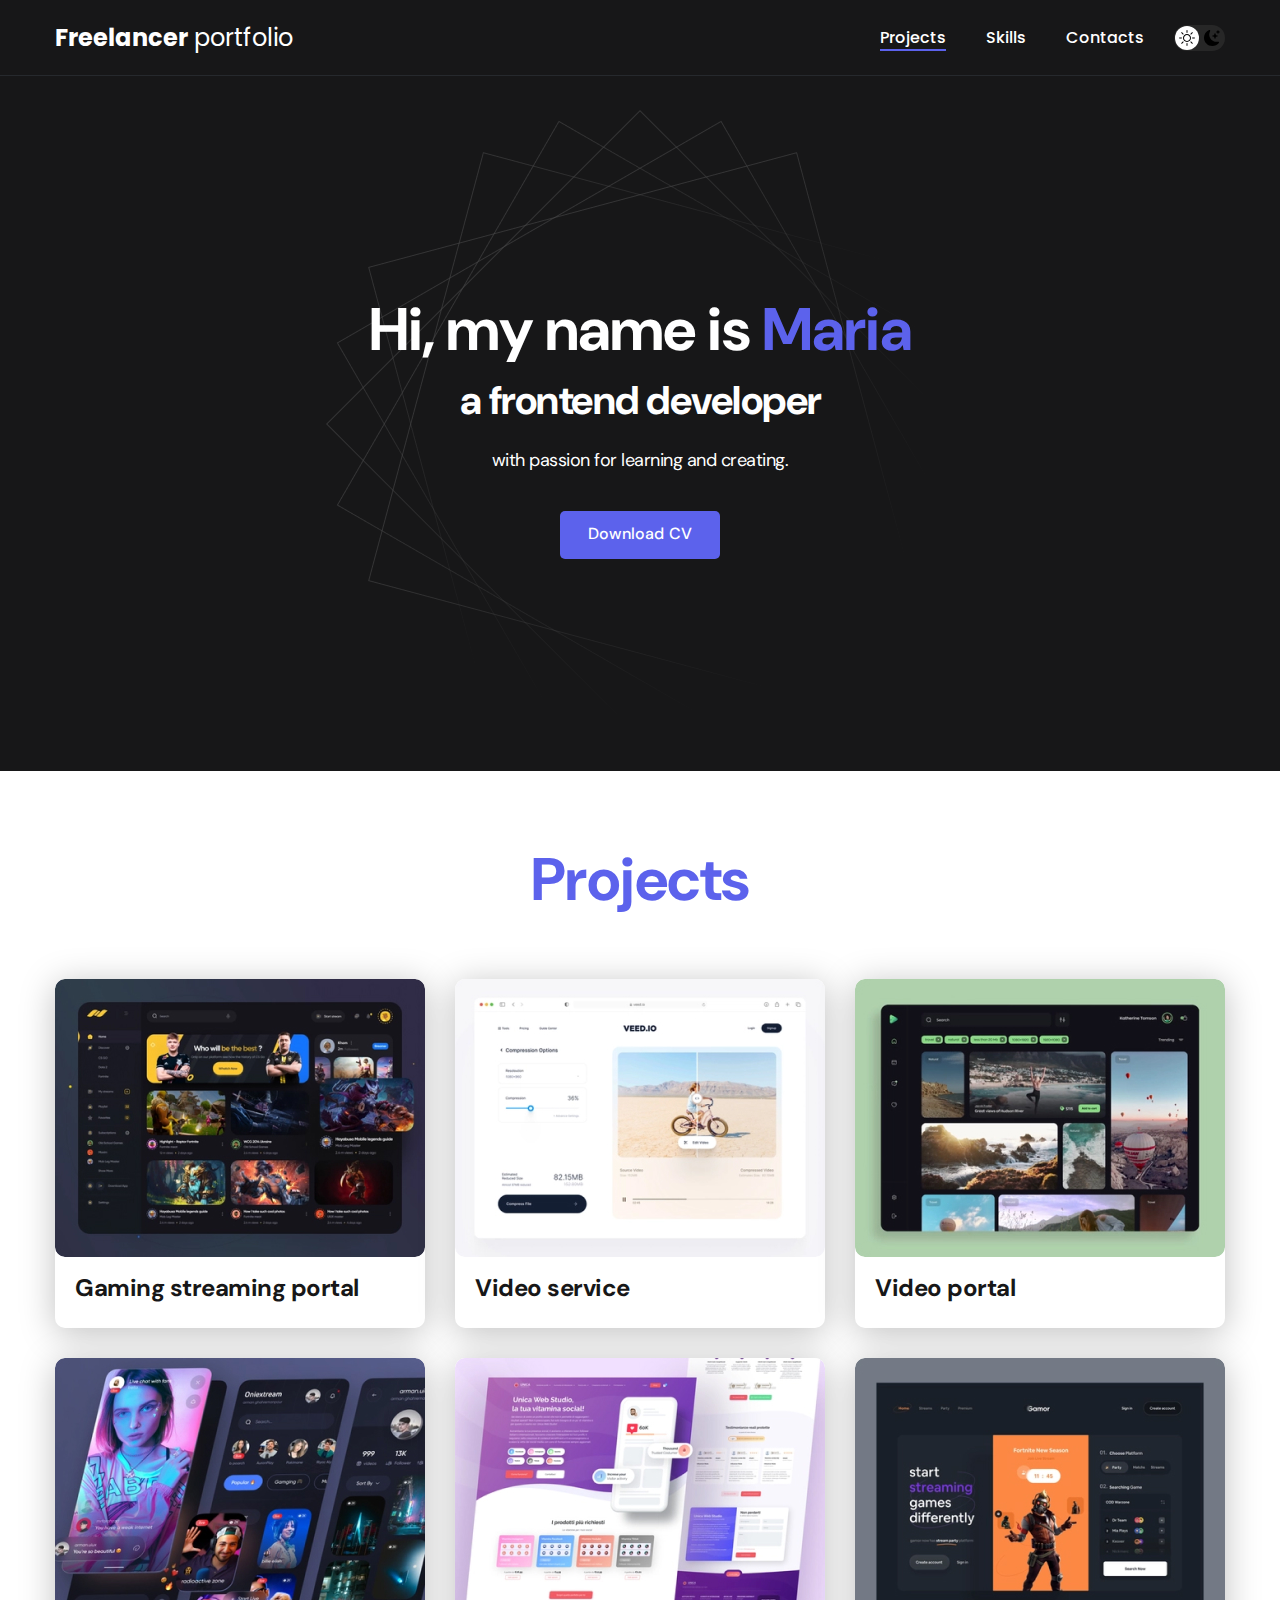
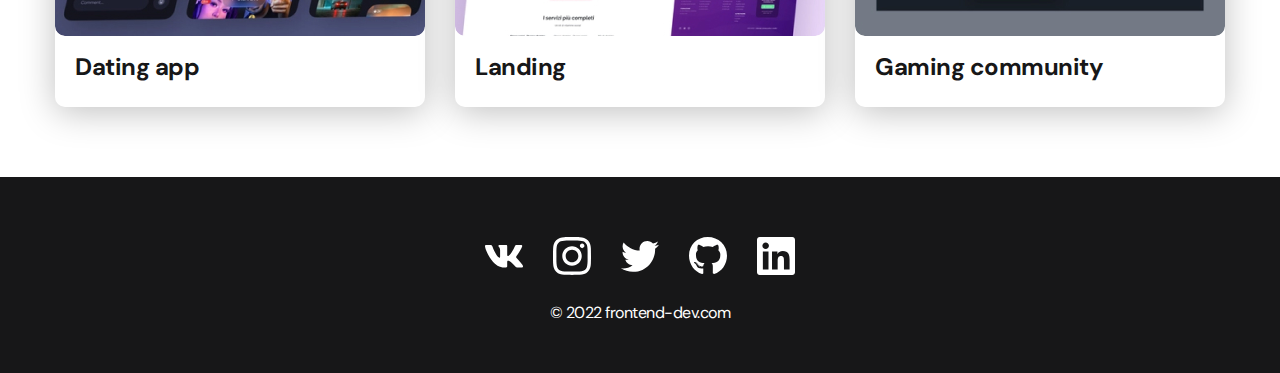
<file: index.html>
<!DOCTYPE html>
<html lang="en">
<head>
    <meta charset="UTF-8">
    <meta name="viewport" content="width=device-width, initial-scale=1.0">
    <title>Freelancer portfolio</title>
    <link rel="stylesheet" href="./css/style.css">
</head>
<body>
    <nav class="nav">
       <div class="container">
        <div class="nav-row">
            <a href="./index.html" class="logo"><strong>Freelancer</strong> portfolio</a>

            <button class="dark-mode-btn">
                <img src="./img/icons/Sun.svg" alt="Light mode" class="dark-mode-btn__icon">
                <img src="./img/icons/Moon.svg" alt="Dark mode" class="dark-mode-btn__icon">

            </button>

            <ul class="nav-list">
                <li class="nav-list__item"><a href="./index.html" class="nav-list__link nav-list__link--active">Projects</a></li>
                <li class="nav-list__item"><a href="./skills.html" class="nav-list__link"> Skills</a></li>
                <li class="nav-list__item"><a href="./contacts.html" class="nav-list__link">Contacts</a></li>
            </ul>
        </div>
       </div>
    </nav>


    <header class="header">
        
        <div class="header__wrapper">
                <h1 class="header__title">
                    <strong>Hi, my name is <em>Maria</em></strong><br>
                    a frontend developer
                </h1>
                <div class="header__text">
                    <p>with passion for learning and creating.</p>
                </div>
                <a href="#!" class="btn">Download CV</a>
         </div>
    </header>


    <main class="section">
        <div class="container">
            <h2 class="title-1">Projects</h2>
            <ul class="projects">
                <li class="project">
                    <a href="project-page.html">
                    <img src="./img/projects/01.jpg" alt="Project-img" class="project__img">
                    <h3 class="project__title">Gaming streaming portal</h3>
                    </a>
                </li>
                <li class="project">
                    <a href="./project-page.html">
                    <img src="./img/projects/02.jpg" alt="Project-img" class="project__img">
                    <h3 class="project__title">Video service</h3>
                    </a>
                </li>
                <li class="project">

                    <a href="./project-page.html">
                    <img src="./img/projects/03.jpg" alt="Project-img" class="project__img">
                    <h3 class="project__title">Video portal</h3>
                    </a>
                </li>
                <li class="project">
                    <a href="./project-page.html">
                    <img src="./img/projects/04.jpg" alt="Project-img" class="project__img">
                    <h3 class="project__title">Dating app</h3>
                    </a>
                </li>
                <li class="project">
                    <a href="./project-page.html">
                    <img src="./img/projects/05.jpg" alt="Project-img" class="project__img">
                    <h3 class="project__title">Landing</h3>
                    </a>
                </li>
                <li class="project">
                    <a href="./project-page.htmls">
                    <img src="./img/projects/06.jpg" alt="Project-img" class="project__img">
                    <h3 class="project__title">Gaming community</h3>
                    </a>
                </li>
            </ul>
        </div>
    </main>

    <footer class="footer">
        <div class="container">
            <div class="footer__wrapper">
                <ul class="social">
                    <li class="social__item">
                        <a href="#!"><img src="./img/icons/vk.svg" alt=""></a>
                    </li>
                    <li class="social__item">
                        <a href=""><img src="./img/icons/instagram.svg" alt=""></a>
                    </li>
                    <li class="social__item">
                        <a href=""><img src="./img/icons/twitter.svg" alt=""></a>
                    </li>
                    <li class="social__item">
                        <a href=""><img src="./img/icons/gitHub.svg" alt=""></a>
                    </li>
                    <li class="social__item">
                        <a href=""><img src="./img/icons/linkedIn.svg" alt=""></a>
                    </li>
                </ul>
                <div class="copyright">
                    <p>© 2022 frontend-dev.com</p>
                </div>
            </div>
          
        </div>
    </footer>

    <script src="./js/main.js"></script>
</body>
</html>
</file>
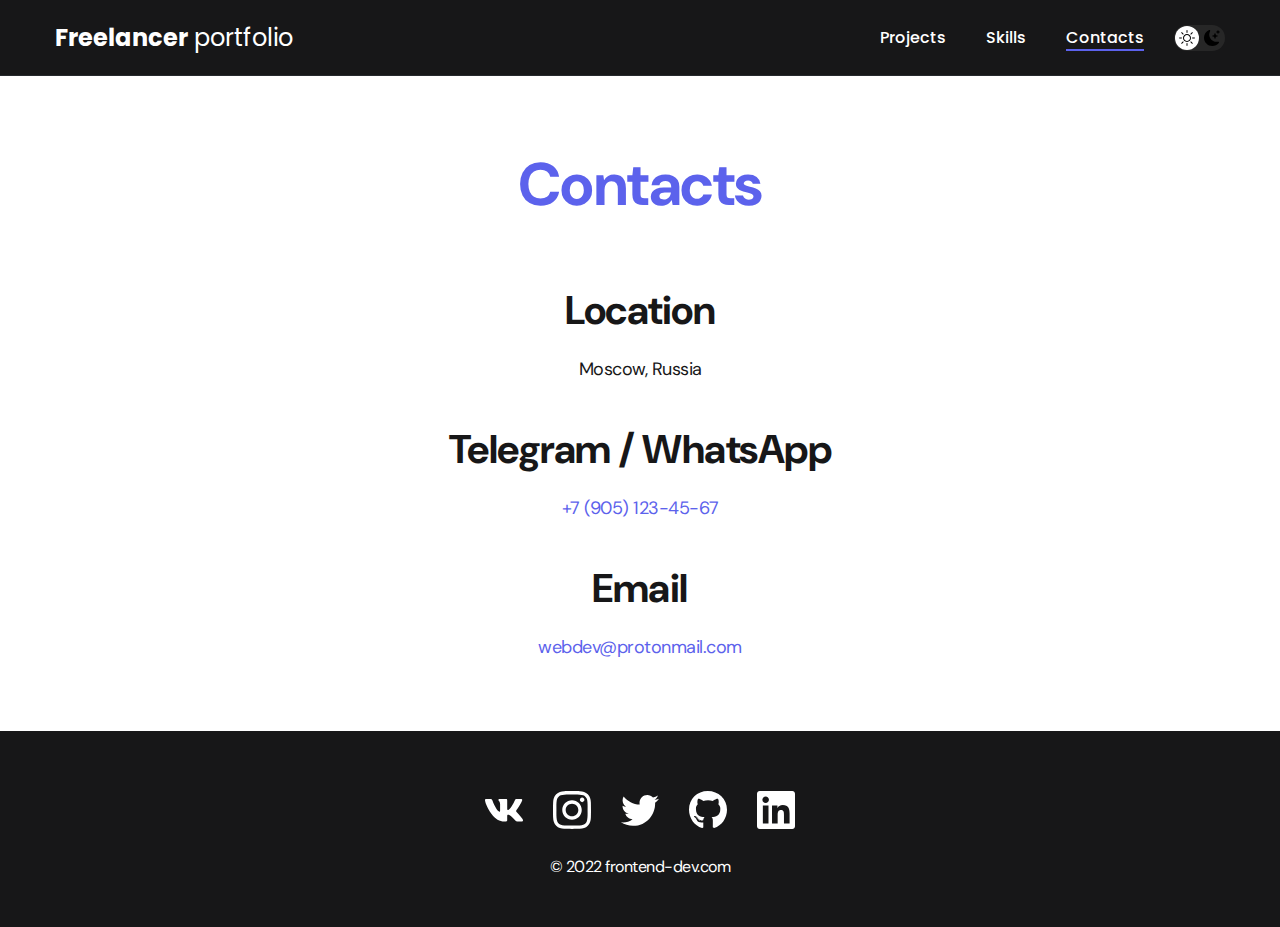
<file: contacts.html>
<!DOCTYPE html>
<html lang="en">
<head>
    <meta charset="UTF-8">
    <meta name="viewport" content="width=device-width, initial-scale=1.0">
    <title>Freelancer portfolio</title>
    <link rel="stylesheet" href="./css/style.css">
</head>
<body>
    <nav class="nav">
       <div class="container">
        <div class="nav-row">
            <a href="./index.html" class="logo"><strong>Freelancer</strong> portfolio</a>

            <button class="dark-mode-btn">
                <img src="./img/icons/Sun.svg" alt="Light mode" class="dark-mode-btn__icon">
                <img src="./img/icons/Moon.svg" alt="Dark mode" class="dark-mode-btn__icon">

            </button>
            
            <ul class="nav-list">
                <li class="nav-list__item"><a href="./index.html" class="nav-list__link ">Projects</a></li>
                <li class="nav-list__item"><a href="./skills.html" class="nav-list__link "> Skills</a></li>
                <li class="nav-list__item"><a href="./contacts.html" class="nav-list__link nav-list__link--active">Contacts</a></li>
            </ul>
        </div>
       </div>
    </nav>



    <main class="section">
        <div class="container">

            

                <h1 class="title-1">Contacts</h1>


                <ul class="content-list">
                     <li class="content-list__item">
                        <h2 class="title-2">  Location</h2>
                        <p>Moscow, Russia</p>
                     </li>
                     <li class="content-list__item">
                        <h2 class="title-2">Telegram / WhatsApp</h2>
                        <p><a href="tel:+79051234567">+7 (905) 123-45-67</a></p>
                     </li>
                     <li class="content-list__item">
                        <h2 class="title-2">Email</h2>
                        <p><a href="mailto:webdev@protonmail.com">webdev@protonmail.com</a></p>
                     </li>

                </ul>

            </div>
    </main>

    <footer class="footer">
        <div class="container">
            <div class="footer__wrapper">
                <ul class="social">
                    <li class="social__item">
                        <a href="#!"><img src="./img/icons/vk.svg" alt=""></a>
                    </li>
                    <li class="social__item">
                        <a href=""><img src="./img/icons/instagram.svg" alt=""></a>
                    </li>
                    <li class="social__item">
                        <a href=""><img src="./img/icons/twitter.svg" alt=""></a>
                    </li>
                    <li class="social__item">
                        <a href=""><img src="./img/icons/gitHub.svg" alt=""></a>
                    </li>
                    <li class="social__item">
                        <a href=""><img src="./img/icons/linkedIn.svg" alt=""></a>
                    </li>
                </ul>
                <div class="copyright">
                    <p>© 2022 frontend-dev.com</p>
                </div>
            </div>
          
        </div>
    </footer>

    <script src="./js/main.js"></script>
</body>
</html>
</file>
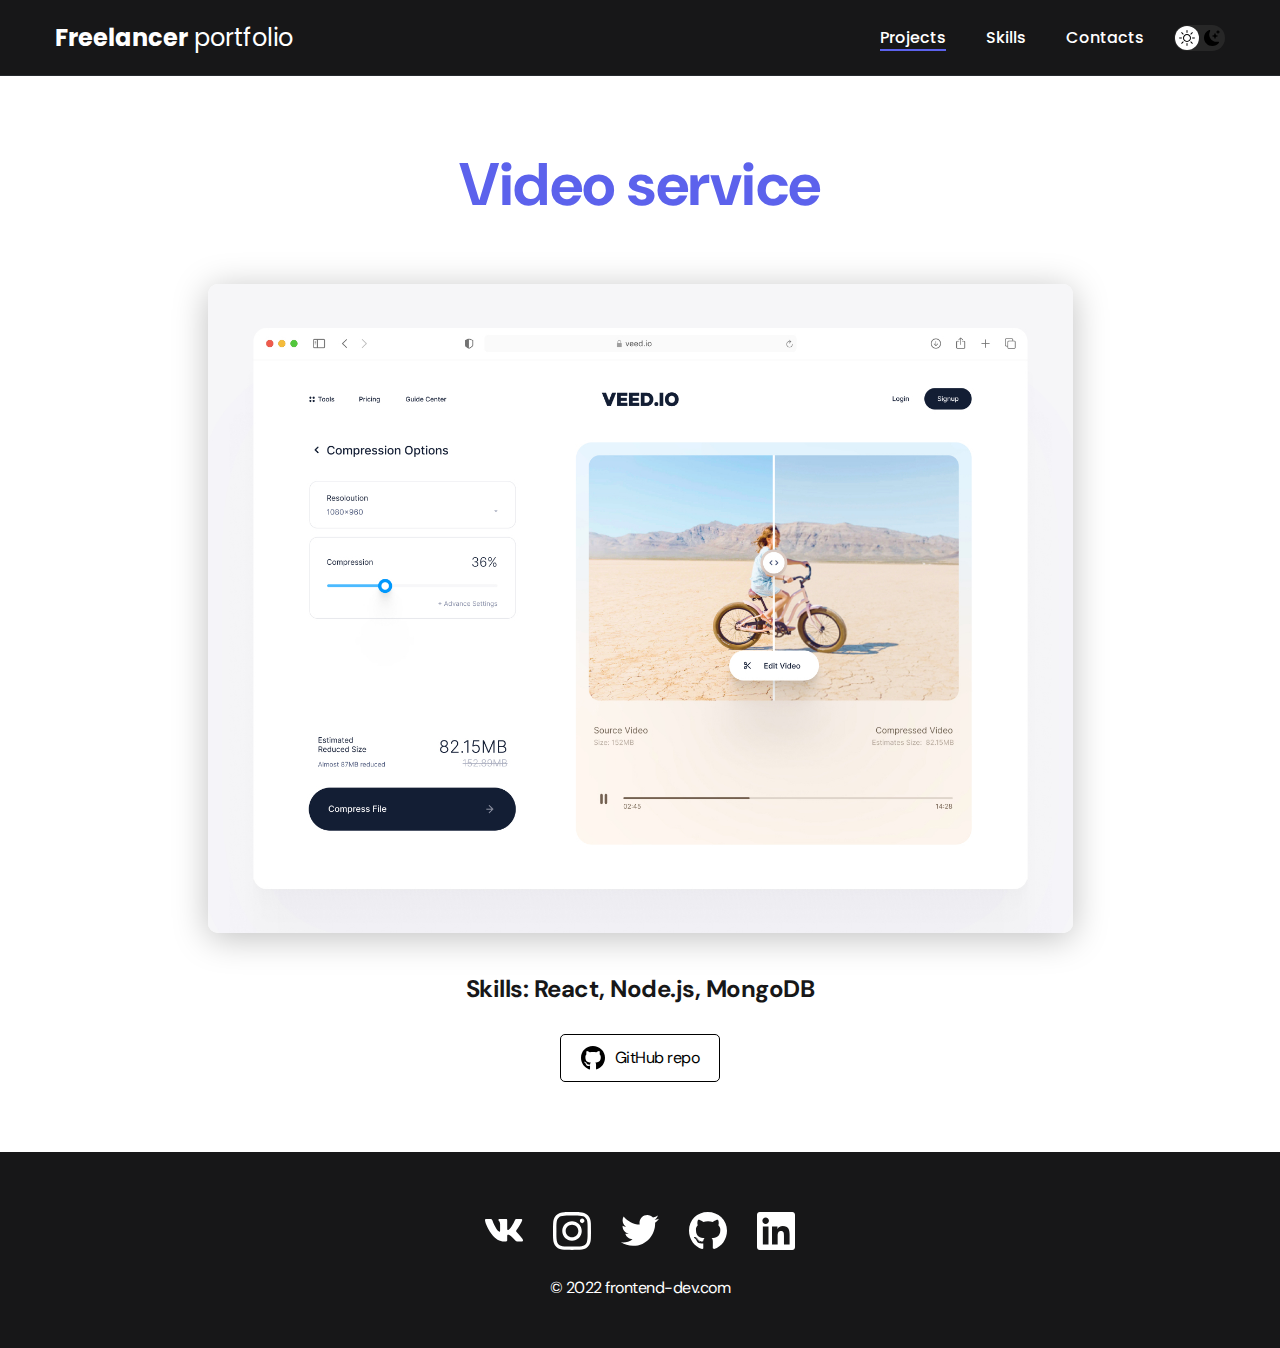
<file: project-page.html>
<!DOCTYPE html>
<html lang="en">
<head>
    <meta charset="UTF-8">
    <meta name="viewport" content="width=device-width, initial-scale=1.0">
    <title>Freelancer portfolio</title>
    <link rel="stylesheet" href="./css/style.css">
</head>
<body>
    <nav class="nav">
       <div class="container">
        <div class="nav-row">
            <a href="./index.html" class="logo"><strong>Freelancer</strong> portfolio</a>

            <button class="dark-mode-btn">
                <img src="./img/icons/Sun.svg" alt="Light mode" class="dark-mode-btn__icon">
                <img src="./img/icons/Moon.svg" alt="Dark mode" class="dark-mode-btn__icon">

            </button>
            
            <ul class="nav-list">
                <li class="nav-list__item"><a href="./index.html" class="nav-list__link nav-list__link--active">Projects</a></li>
                <li class="nav-list__item"><a href="./skills.html" class="nav-list__link"> Skills</a></li>
                <li class="nav-list__item"><a href="./contacts.html" class="nav-list__link">Contacts</a></li>
            </ul>
        </div>
       </div>
    </nav>



    <main class="section">
        <div class="container">

            <div class="project-details">

                <h1 class="title-1">Video service</h1>

                <img src="./img/projects/02-big.jpg" alt="" class="project-details__cover">

                <div class="project-details__desc">
                    <p>Skills: React, Node.js, MongoDB</p>
                </div>

                <a href="#!" class="btn-outline">
                    <img src="./img/icons/gitHub-black.svg" alt="">
                    GitHub repo
                </a>
            </div>
           

            
           
        </div>
    </main>

    <footer class="footer">
        <div class="container">
            <div class="footer__wrapper">
                <ul class="social">
                    <li class="social__item">
                        <a href="#!"><img src="./img/icons/vk.svg" alt=""></a>
                    </li>
                    <li class="social__item">
                        <a href=""><img src="./img/icons/instagram.svg" alt=""></a>
                    </li>
                    <li class="social__item">
                        <a href=""><img src="./img/icons/twitter.svg" alt=""></a>
                    </li>
                    <li class="social__item">
                        <a href=""><img src="./img/icons/gitHub.svg" alt=""></a>
                    </li>
                    <li class="social__item">
                        <a href=""><img src="./img/icons/linkedIn.svg" alt=""></a>
                    </li>
                </ul>
                <div class="copyright">
                    <p>© 2022 frontend-dev.com</p>
                </div>
            </div>
          
        </div>
    </footer>

    <script src="./js/main.js"></script>
</body>
</html>
</file>
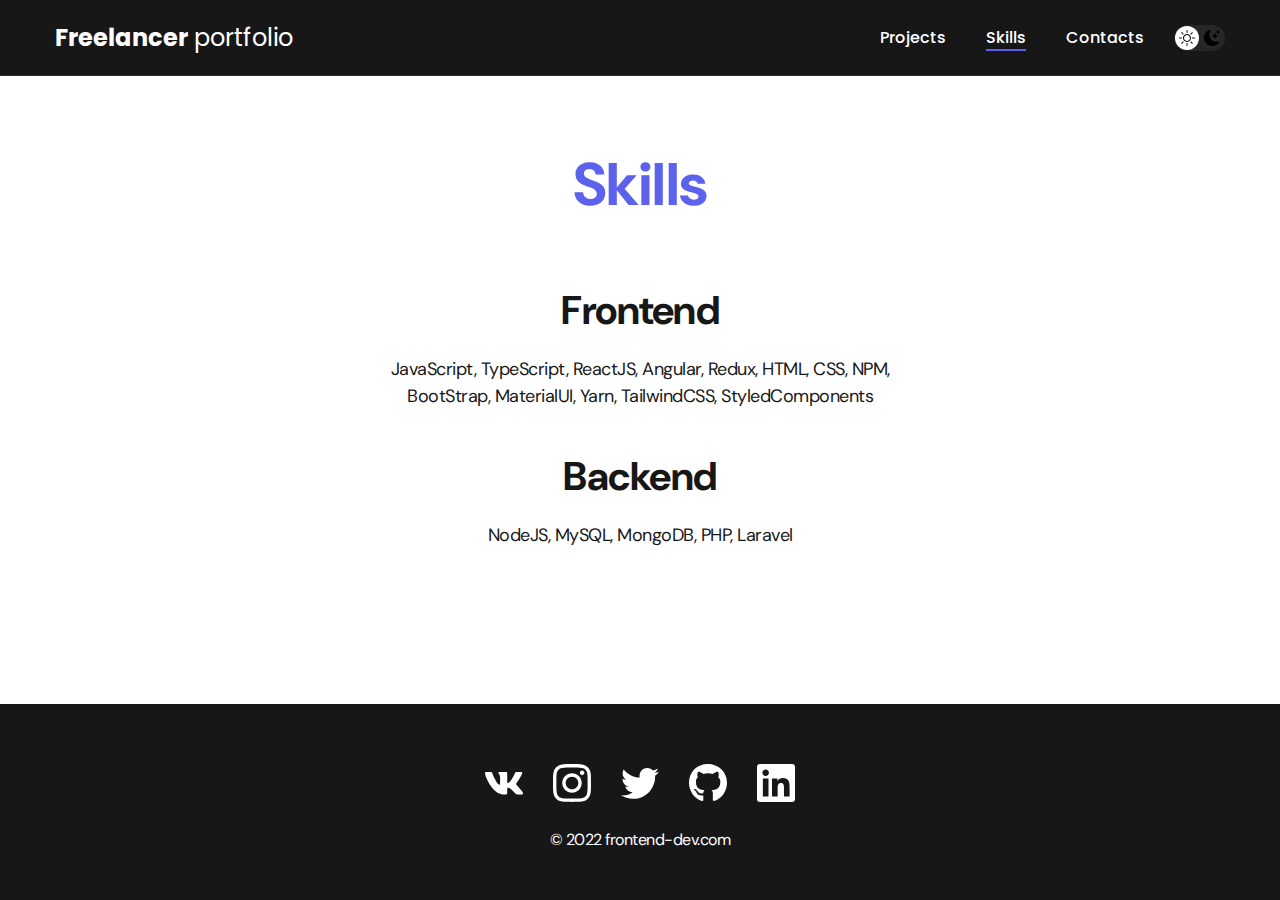
<file: skills.html>
<!DOCTYPE html>
<html lang="en">
<head>
    <meta charset="UTF-8">
    <meta name="viewport" content="width=device-width, initial-scale=1.0">
    <title>Freelancer portfolio</title>
    <link rel="stylesheet" href="./css/style.css">
</head>
<body>
    <nav class="nav">
       <div class="container">
        <div class="nav-row">
            <a href="./index.html" class="logo"><strong>Freelancer</strong> portfolio</a>

            <button class="dark-mode-btn">
                <img src="./img/icons/Sun.svg" alt="Light mode" class="dark-mode-btn__icon">
                <img src="./img/icons/Moon.svg" alt="Dark mode" class="dark-mode-btn__icon">

            </button>

            <ul class="nav-list">
                <li class="nav-list__item"><a href="./index.html" class="nav-list__link ">Projects</a></li>
                <li class="nav-list__item"><a href="./skills.html" class="nav-list__link nav-list__link--active"> Skills</a></li>
                <li class="nav-list__item"><a href="./contacts.html" class="nav-list__link">Contacts</a></li>
            </ul>
        </div>
       </div>
    </nav>



    <main class="section">
        <div class="container">

            

                <h1 class="title-1">Skills</h1>

                <ul class="content-list">
                     <li class="content-list__item">
                        <h2 class="title-2">Frontend </h2>
                        <p>JavaScript, TypeScript, ReactJS, Angular, Redux, HTML, CSS, NPM, BootStrap, MaterialUI, Yarn, TailwindCSS, StyledComponents</p>
                     </li>
                     <li class="content-list__item">
                        <h2 class="title-2">Backend</h2>
                        <p>NodeJS, MySQL, MongoDB, PHP, Laravel</p>
                     </li>

                </ul>

            </div>
    </main>

    <footer class="footer">
        <div class="container">
            <div class="footer__wrapper">
                <ul class="social">
                    <li class="social__item">
                        <a href="#!"><img src="./img/icons/vk.svg" alt=""></a>
                    </li>
                    <li class="social__item">
                        <a href=""><img src="./img/icons/instagram.svg" alt=""></a>
                    </li>
                    <li class="social__item">
                        <a href=""><img src="./img/icons/twitter.svg" alt=""></a>
                    </li>
                    <li class="social__item">
                        <a href=""><img src="./img/icons/gitHub.svg" alt=""></a>
                    </li>
                    <li class="social__item">
                        <a href=""><img src="./img/icons/linkedIn.svg" alt=""></a>
                    </li>
                </ul>
                <div class="copyright">
                    <p>© 2022 frontend-dev.com</p>
                </div>
            </div>
          
        </div>
    </footer>

    <script src="./js/main.js"></script>
</body>
</html>
</file>
<file: css/style.css>
@import "./reset.css";
@import url('https://fonts.googleapis.com/css2?family=DM+Sans:opsz,wght@9..40,400;9..40,500;9..40,700&family=Poppins:wght@400;500;700&display=swap');

/*
font-family: 'DM Sans', sans-serif;
font-family: 'Poppins', sans-serif;
*/

:root {
    --blackpure: #000;
    --black: #171718;
    --black-border: #26292d;
    --white: #fff;
    --purple: #5C62EC;
    --text-color: var(--black);
    --dark-bg: var(--black);
    --dark-border: var(--black-border);
    --header-text: var(--white);
    --accent: var(--purple);

    /*Light mode*/
    --page-bg: var(--white);
    --text-color: var(--black);

    --title-1: var(--accent);

    --project-card-bg: var(--white);
    --project-card-text: var(--black);
    --box-shadow: 0px 5px 35px rgba(0, 0, 0, 0.25);

}
    
.dark {
      /*Dark mode*/
      --page-bg: #252526;
      --text-color: var(--white);
      --title-1: var(--white);

      --project-card-bg: var(--black);
      --project-card-text: var(--white);
      --box-shadow: 0px 5px 35px rgba(0, 0, 0, 0.8);
}

html, body {
    display: flex;
    flex-direction: column;
    min-height: 100vh;

    font-family: 'DM Sans', sans-serif;
    letter-spacing: -0.5px;
    
    /*Light mode*/
    
    background-color: var(--page-bg);
    color: var(--text-color);
    
   
}



/*General*/

.container {
    margin: 0 auto;
    padding: 0 15px;
    max-width: 1200px;
}

.none {
    display: none !important;
}


.section {
    padding: 70px 0;
}

.title-1 {
    margin-bottom: 60px;
    font-size: 60px;
    font-weight: 700;
    line-height: 1.3;
    color: var(--title-1);
    text-align: center;
}



.title-2 {
    margin-bottom: 20px;
    font-size: 40px;
    line-height: 1.3;
    font-weight: 700;
   

}



/*Nav*/

.nav {
    padding: 20px 0;
    border-bottom: 1px solid var(--dark-border);
    background-color: var(--dark-bg);
    color: var(--header-text);
    letter-spacing: normal;
}

.nav-row {
    display: flex;
    justify-content: flex-end;
    justify-content: space-between;
    align-items: center;
    column-gap: 30px;
    row-gap: 20px;
    flex-wrap: wrap;
}

.logo {
    margin-right: auto;
    color: var(--header-text);
    font-size: 24px;
    font-family: 'Poppins', sans-serif;
}

.logo strong {
    font-weight: 700;
}
.nav-list {
    display: flex;
    flex-wrap: wrap;
    align-items: center;
    column-gap: 40px;
    row-gap: 10px;
    font-size: 16px;
    font-weight: 500;
    font-family: 'Poppins', sans-serif;

}

.nav-list__link {
    color: var(--header-text);
    transition: opacity 0.2s ease-in;
}

.nav-list__link:hover {
    opacity: 0.8;
} 

.nav-list__link--active {
    position: relative;
}

.nav-list__link--active::before {
    content: "";
    position: absolute;
    left: 0;
    top: 100%;
    display: block;
    height: 2px;
    width: 100%;
    background-color: var(--accent);
    
}


/*Dark mode btn*/

.dark-mode-btn {
    order: 9;
    position: relative;
    display: flex;
    justify-content: space-between; 
    width: 51px;
    height: 26px;
    padding: 5px;
    border-radius: 50px;
    background-color: #272727;
    
}

.dark-mode-btn::before {
    position: absolute;
    top: 1px;
    left: 1px;
    content: "";
    display: block;
    width: 24px;
    height: 24px;
    border-radius: 50%;
    background-color: var(--white);

    transition: left 0.2s ease-in;
}

.dark-mode-btn--active::before {
    left: 26px;
}


.dark-mode-btn__icon {
    position: relative;
    z-index: 9;

}

/*Header*/

.header {
    min-height: 695px;
    padding: 40px 0 ;
    display: flex;
    justify-content: center;
    align-items: center;
    background-color: var(--dark-bg);
    background-image: url('./../img/header-bg.png');
    background-repeat: no-repeat;
    background-size: auto;
    background-position: center center;
    color: var(--header-text);
    text-align: center;
}

.header__wrapper {
    padding: 0 15px;
    max-width: 630px;

}


.header__title {
    margin-bottom: 20px;
    font-size: 40px;
    font-weight: 700;
    line-height: 1.4;
}

.header__title strong {
    font-size: 60px;
    font-weight: 700;
}

.header__title em {
    font-style: normal;
    color: var(--accent);
}


.header__text {
    margin-bottom: 40px;
    font-size: 18px;
    line-height: 1.333;
}

.header__text p + p {
    margin-top: 0.5em;
}

/*Button*/

.btn {
    display: inline-block;
    height: 48px;
    padding: 12px 28px;
    border-radius: 5px;
    background-color: var(--accent);
    color: var(--white);
    letter-spacing: 0.15px;
    font-size: 16px;
    font-weight: 500;
    transition: opacity 0.2s ease-in;

}

.btn:hover {
    opacity: 0.8;
}

.btn:active {
    position: relative;
    top: 1px;
}

/*Btn outline*/

.btn-outline {
    display: flex;
    column-gap: 10px;
    align-items: center;
    padding: 12px 20px;
    height: 48px;
    border-radius: 5px;
    background-color: var(--white);
    border: 1px solid var(--blackpure);
    color: var(--blackpure);
    transition: opacity 0.2s ease-in;

   

}

.btn-outline:hover {
    opacity: 0.8;
}

.btn-outline:active {
    position: relative;
    top: 1px;
}



/*Projects*/

.projects {
    display: flex;
    justify-content: center;
    flex-wrap: wrap;
    column-gap: 30px;
    row-gap: 30px;
}


.project {
    max-width: 370px;
    background-color: var(--project-card-bg);
    box-shadow: var(--box-shadow);
    border-radius: 10px;

    
}


.project__img {
    border-radius: 10px;
}


.project__title {
    padding: 15px 20px 25px;
    font-weight: 700;
    font-size: 24px;
    line-height: 1.3;
    color: var(--project-card-text);
}

/*Project-details*/

.project-details {
    margin: 0 auto;
    max-width: 865px;

    display: flex;
    flex-direction: column;
    align-items: center;
    text-align: center;

}



.project-details__cover {
    max-width: 100%;
    margin-bottom: 40px;
    box-shadow: 0px 5px 35px 0px rgba(0, 0, 0, 0.25);
    border-radius: 10px;
}


.project-details__desc {
    margin-bottom: 30px;
    font-weight: 700;
    font-size: 24px;
    line-height: 1.3;
}


.btn-outline {

}

/*Content-list*/




.content-list {
    margin: 0 auto;
    max-width: 570px;
    display: flex;
    flex-direction: column;
    align-items: center;
    row-gap: 40px;
    text-align: center;

}

.content-list a {
    color: var(--accent);
}


.content-list__item {
    font-size: 18px;
    line-height: 1.5;

}


.content-list__item p + p {
    margin-top: 0.5em;
}





/*Footer*/



.footer {
    margin-top: auto;
    padding: 60px 0 50px;
    background-color: var(--dark-bg);
    color: var(--header-text);
}

.footer__wrapper {
    display: flex;
    flex-direction: column;
    align-items: center;
    row-gap: 27px;
}


.social {
    display: flex;
    column-gap: 30px;
    align-items: center;

}



.copyright {
    font-size: 16px;
}

.copyright p + p {
    margin-top: 0.5em;
}

@media (max-width: 620px) {
    /*Header*/

    .header {
        min-height: unset;
    }
    .header__title {
        font-size: 30px;
    }

    .header__title strong {
        font-size: 40px;
    }

    /*Nav*/
    .nav-row {
        justify-content: space-between;
    }

    .dark-mode-btn {
        order: 0;
    }

    /*General*/

    .section {
        padding: 40px 0;
    }

    .title-1 {
        margin-bottom: 30px;
        font-size: 40px;
        
    }

    .title-2 {
        margin-bottom: 10px;
        font-size: 30px;
        
    }

    /*Projects*/

    .project__title {
        font-size: 22px;
    }
    /*Project-page*/
    .project-details__desc {
        margin-bottom: 20px;
        font-size: 22px;
    }
    /*Footer*/

    .footer {
        padding: 40px 0 30px;
    }

    .footer__wrapper {
        row-gap: 20px;
    }
    /*Social*/

    .social {
        column-gap: 20px;
    }

    .social__item {
        width: 28px;
    }
    /*Content List*/

    .content-list {
        row-gap: 20px;
    }

    .content-list__item {
        font-size: 16px;
    }

    


}
</file>
